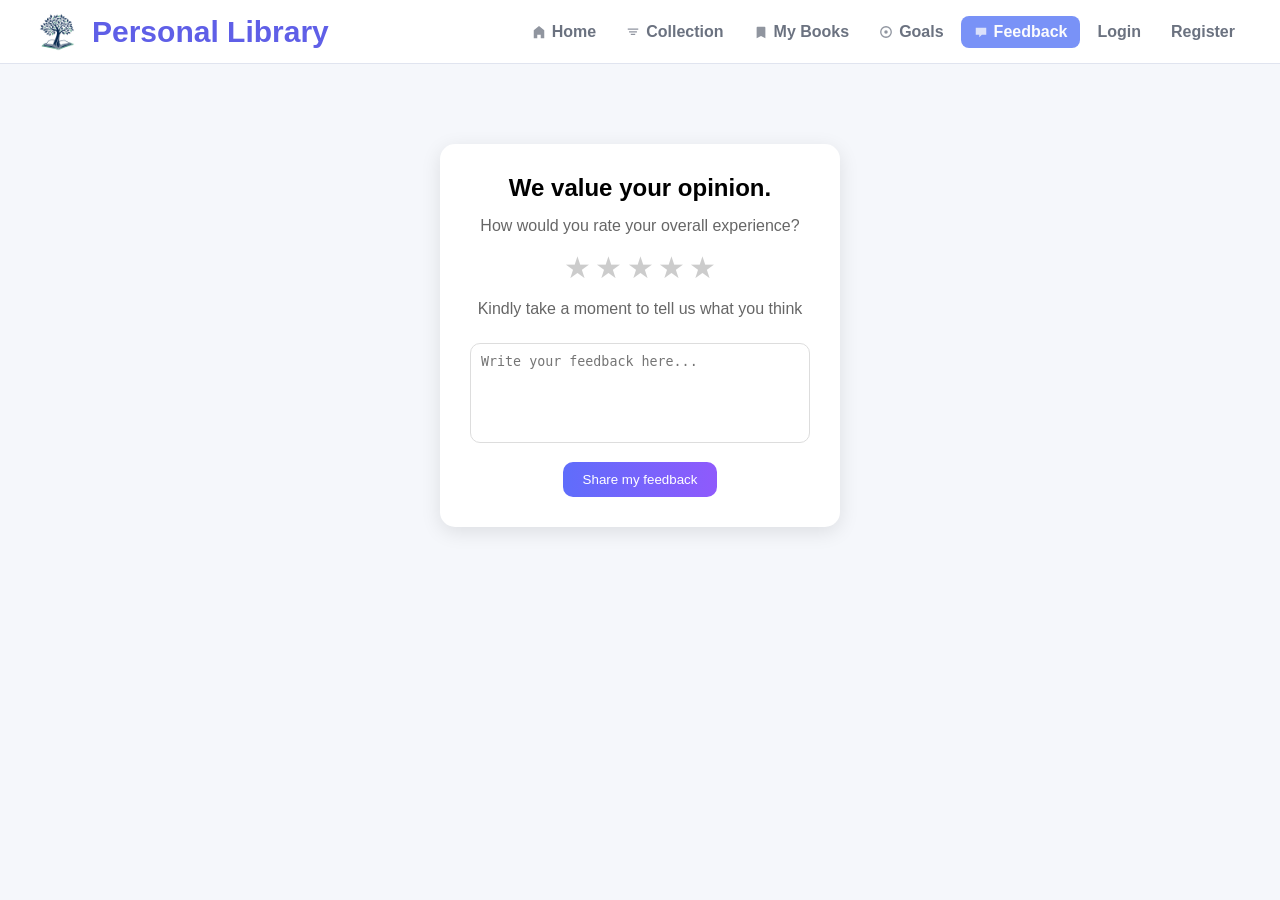
<file: feedback.html>
<!DOCTYPE html>
<html lang="en">
<head>
  <meta charset="UTF-8">
  <meta name="viewport" content="width=device-width, initial-scale=1.0">
  <title>Feedback</title>
  <link rel="stylesheet" href="feedback.css">
  <link rel="stylesheet" href="nav.css">
</head>
<body>
<!--Common nav bar section-->
    <nav>
  <!-- Logo -->
  
  <a href="#" class="logo">
     <img src="./image/logo.jpeg" alt="logo" height="50px" width="50px">
    Personal Library
  </a>
<!-- Hamburger Icon -->
<div class="menu-toggle" id="menu-toggle">
  ☰
</div>
  <!-- Nav Links -->
  <ul class="nav-links">
    <li>
      <a href="home.html" >
        <svg viewBox="0 0 16 16" fill="currentColor"><path d="M8 1L2 6v9h4v-4h4v4h4V6L8 1z"/></svg>
        Home
      </a>
    </li>
    <li>
      <a href="collections.html">
        <svg viewBox="0 0 16 16" fill="currentColor"><path d="M2 4h12v1.5H2zm1.5 3h9v1.5h-9zm2 3h5v1.5h-5z"/></svg>
        Collection
      </a>
    </li>
    <li>
      <a href="mybooks.html">
        <svg viewBox="0 0 16 16" fill="currentColor"><path d="M4 2h8a1 1 0 011 1v12l-5-2.5L3 15V3a1 1 0 011-1z"/></svg>
        My Books
      </a>
    </li>
    <li>
      <a href="goals.html">
        <svg viewBox="0 0 16 16" fill="currentColor"><circle cx="8" cy="8" r="6" stroke="currentColor" stroke-width="1.5" fill="none"/><circle cx="8" cy="8" r="2" fill="currentColor"/></svg>
        Goals
      </a>
    </li>
    <li>
      <a href="feedback.html" class="active">
        <svg viewBox="0 0 16 16" fill="currentColor"><path d="M2 3h12v8H9l-3 3V11H2z"/></svg>
        Feedback
      </a>
    </li>
    <li>
      <a href="index.html" >
       Login
      </a>
    </li>
    <li>
      <a href="register.html" >
        Register
      </a>
    </li>
  </ul>

</nav>

  <!-- <nav class="navbar">
    <h2 class="logo">📚 Personal Book Tracker</h2>

    <div class="menu-toggle" onclick="toggleMenu()">☰</div>

    <ul class="nav-links" id="navLinks">
      <li><a href="home.html">🏠 Home</a></li>
      <li><a href="collections.html">📂 Collection</a></li>
      <li><a href="mybooks.html">📘 My Books</a></li>
      <li><a href="goals.html">🎯 Goals</a></li>
      <li><a href="feedback.html" class="active">💬 Feedback</a></li>
      <li><a href="index.html">Login</a></li>
      <li><a href="register.html">Register</a></li>
    </ul>
  </nav> -->

  <div class="feedback-container">
    <h2>We value your opinion.</h2>
    <p>How would you rate your overall experience?</p>

    <div class="stars" id="stars">
      <span onclick="rate(1)">★</span>
      <span onclick="rate(2)">★</span>
      <span onclick="rate(3)">★</span>
      <span onclick="rate(4)">★</span>
      <span onclick="rate(5)">★</span>
    </div>

    <p>Kindly take a moment to tell us what you think</p>

    <textarea placeholder="Write your feedback here..."></textarea>
    <button onclick="submitFeedback()">Share my feedback</button>
  </div>

  <script src="feedback.js"></script>
  <script src="nav.js"></script>
</body>
</html>
</file>
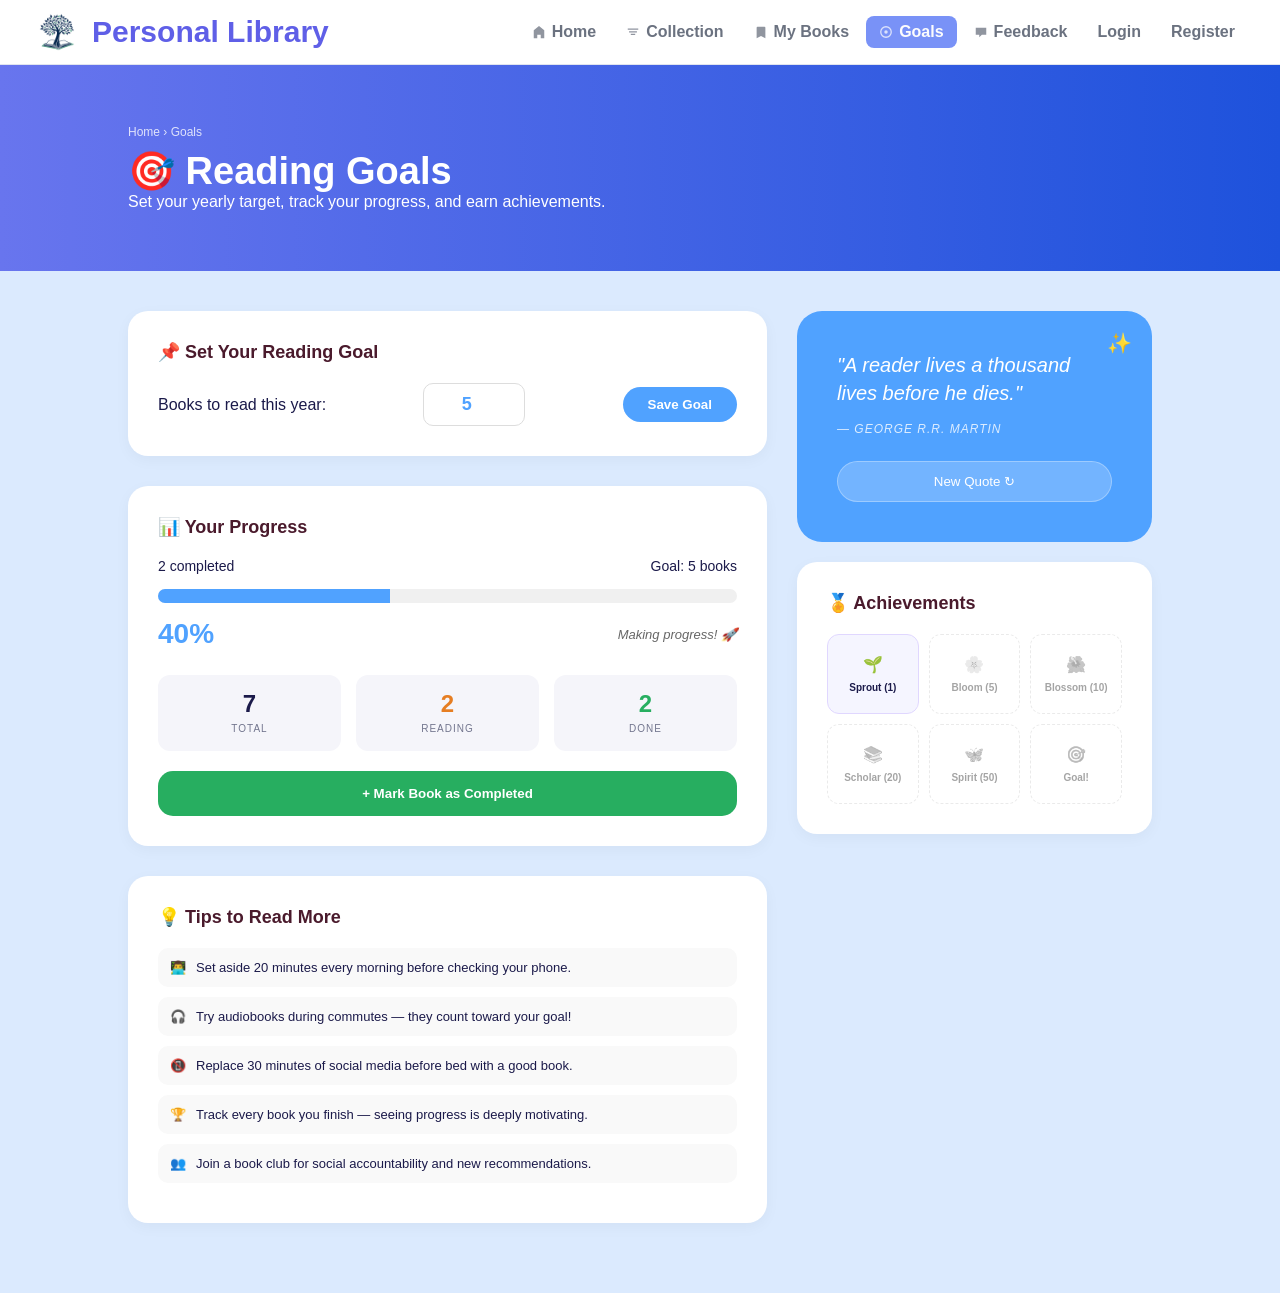
<file: goals.html>
<!doctype html>
<html lang="en">
  <head>
    <meta charset="UTF-8" />
    <meta name="viewport" content="width=device-width, initial-scale=1.0" />
    <title>Reading Goals - BookNest</title>
    <link
      href="https://fonts.googleapis.com/css2?family=Roboto:wght@300;400;500;700&display=swap"
      rel="stylesheet" />
    <link rel="stylesheet" href="goalsstyle.css" />

<link rel="stylesheet" href="nav.css">
  </head>
  <body>
   <!--Common nav bar section-->
    <nav>
  <!-- Logo -->
  
  <a href="#" class="logo">
     <img src="./image/logo.jpeg" alt="logo" height="50px" width="50px">
    Personal Library
  </a>
  <!-- Hamburger Icon -->
<div class="menu-toggle" id="menu-toggle">
  ☰
</div>

  <!-- Nav Links -->
  <ul class="nav-links">
    <li>
      <a href="home.html" >
        <svg viewBox="0 0 16 16" fill="currentColor"><path d="M8 1L2 6v9h4v-4h4v4h4V6L8 1z"/></svg>
        Home
      </a>
    </li>
    <li>
      <a href="collections.html">
        <svg viewBox="0 0 16 16" fill="currentColor"><path d="M2 4h12v1.5H2zm1.5 3h9v1.5h-9zm2 3h5v1.5h-5z"/></svg>
        Collection
      </a>
    </li>
    <li>
      <a href="mybooks.html">
        <svg viewBox="0 0 16 16" fill="currentColor"><path d="M4 2h8a1 1 0 011 1v12l-5-2.5L3 15V3a1 1 0 011-1z"/></svg>
        My Books
      </a>
    </li>
    <li>
      <a href="goals.html" class="active">
        <svg viewBox="0 0 16 16" fill="currentColor"><circle cx="8" cy="8" r="6" stroke="currentColor" stroke-width="1.5" fill="none"/><circle cx="8" cy="8" r="2" fill="currentColor"/></svg>
        Goals
      </a>
    </li>
    <li>
      <a href="feedback.html">
        <svg viewBox="0 0 16 16" fill="currentColor"><path d="M2 3h12v8H9l-3 3V11H2z"/></svg>
        Feedback
      </a>
    </li>
    <li>
      <a href="index.html" >
       Login
      </a>
    </li>
    <li>
      <a href="register.html" >
        Register
      </a>
    </li>
  </ul>

</nav>

    <!-- <nav class="main-nav">
      <div class="logo">📚 BookNest</div>
      <div class="nav-links">
        <a href="#" class="nav-item">Home</a>
        <a href="#" class="nav-item">Collection</a>
        <a href="#" class="nav-item">My Books</a>
        <a href="goals.html" class="nav-item active-tab">Goals</a>
        <a href="#" class="nav-item">Logout</a> -->
        <!-- <div class="profile-trigger nav-item">
          <span class="avatar">K</span>
          <span class="user-name">Kavi</span>
        </div> -->
      <!-- </div>
    </nav> -->
 
    <div class="hero-header">
      <div class="hero-content">
        <div class="breadcrumb">Home › Goals</div>
        <h1>🎯 Reading Goals</h1>
        <p>
          Set your yearly target, track your progress, and earn achievements.
        </p>
      </div>
    </div>

    <div class="content-grid">
      <div class="column-left">
        <div class="card">
          <div class="card-title">📌 Set Your Reading Goal</div>
          <div class="goal-setter">
            <label>Books to read this year:</label>
            <input type="number" id="goalInput" value="5" />
            <button class="btn-primary" onclick="saveGoal()">Save Goal</button>
          </div>
        </div>

        <div class="card">
          <div class="card-title">📊 Your Progress</div>
          <div class="progress-info">
            <span id="completedCount">2 completed</span>
            <span id="goalTargetDisplay" class="text-muted">Goal: 5 books</span>
          </div>
          <div class="progress-container">
            <div class="progress-bg">
              <div class="progress-fill" id="progressBar"></div>
            </div>
          </div>
          <div class="progress-footer">
            <span class="percentage-val" id="percentText">40%</span>
            <span class="status-text">Making progress! 🚀</span>
          </div>

          <div class="stats-row">
            <div class="stat-box">
              <span class="val">7</span>
              <span class="lbl">TOTAL</span>
            </div>
            <div class="stat-box">
              <span class="val color-orange">2</span>
              <span class="lbl">READING</span>
            </div>
            <div class="stat-box">
              <span class="val color-green" id="doneCount">2</span>
              <span class="lbl">DONE</span>
            </div>
          </div>

          <button class="btn-complete" onclick="markCompleted()">
            + Mark Book as Completed
          </button>
        </div>

        <div class="card">
          <div class="card-title">💡 Tips to Read More</div>
          <ul class="tips-list">
            <li>
              <span>👨‍💻</span> Set aside 20 minutes every morning before checking
              your phone.
            </li>
            <li>
              <span>🎧</span> Try audiobooks during commutes — they count toward
              your goal!
            </li>
            <li>
              <span>📵</span> Replace 30 minutes of social media before bed with
              a good book.
            </li>
            <li>
              <span>🏆</span> Track every book you finish — seeing progress is
              deeply motivating.
            </li>
            <li>
              <span>👥</span> Join a book club for social accountability and new
              recommendations.
            </li>
          </ul>
        </div>
      </div>

      <div class="column-right">
        <div class="quote-card">
          <div class="quote-stars">✨</div>
          <blockquote>
            "A reader lives a thousand lives before he dies."
          </blockquote>
          <cite>— GEORGE R.R. MARTIN</cite>
          <button class="btn-quote">New Quote ↻</button>
        </div>

        <div class="card" style="margin-top: 20px">
          <div class="card-title">🏅 Achievements</div>
          <div class="badge-grid">
            <div class="badge-item" id="badge-1">
              🌱 <span>Sprout (1)</span>
            </div>
            <div class="badge-item" id="badge-5">🌸 <span>Bloom (5)</span></div>
            <div class="badge-item" id="badge-10">
              🌺 <span>Blossom (10)</span>
            </div>
            <div class="badge-item" id="badge-20">
              📚 <span>Scholar (20)</span>
            </div>
            <div class="badge-item" id="badge-50">
              🦋 <span>Spirit (50)</span>
            </div>
            <div class="badge-item" id="badge-goal">🎯 <span>Goal!</span></div>
          </div>
        </div>
      </div>
    </div>

    <div id="toast" class="toast-popup">🎯 Goal saved! You can do it!</div>

    <script src="goalsscript.js"></script>
    <script src="nav.js"></script>
  </body>
</html>
</file>
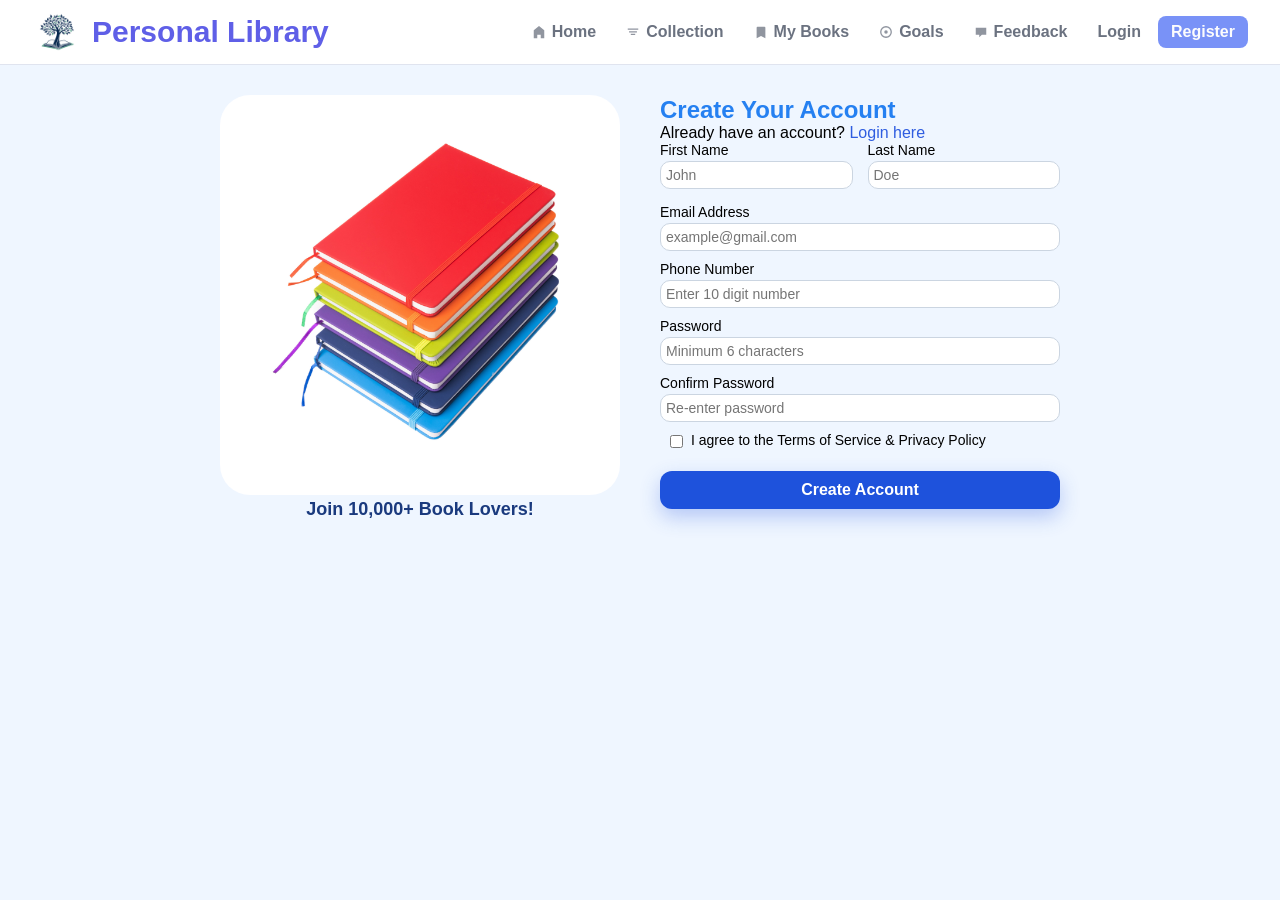
<file: register.html>
<!DOCTYPE html>
<html lang="en">
<head>
  <meta charset="UTF-8">
  <meta name="viewport" content="width=device-width, initial-scale=1.0">
  <title>Register</title>
  <!--Stylesheet Link-->
  <link rel="stylesheet" href="register.css">
  <link rel="stylesheet" href="nav.css">
 
</head>
<body class="main">
  
  <!--Common nav bar section-->
    <nav>
  <!-- Logo -->
  
  <a href="#" class="logo">
     <img src="./image/logo.jpeg" alt="logo" height="50px" width="50px">
    Personal Library
  </a>
<!-- Hamburger Icon -->
<div class="menu-toggle" id="menu-toggle">
  ☰
</div>
  <!-- Nav Links -->
  <ul class="nav-links">
    <li>
      <a href="home.html" >
        <svg viewBox="0 0 16 16" fill="currentColor"><path d="M8 1L2 6v9h4v-4h4v4h4V6L8 1z"/></svg>
        Home
      </a>
    </li>
    <li>
      <a href="collections.html">
        <svg viewBox="0 0 16 16" fill="currentColor"><path d="M2 4h12v1.5H2zm1.5 3h9v1.5h-9zm2 3h5v1.5h-5z"/></svg>
        Collection
      </a>
    </li>
    <li>
      <a href="mybooks.html">
        <svg viewBox="0 0 16 16" fill="currentColor"><path d="M4 2h8a1 1 0 011 1v12l-5-2.5L3 15V3a1 1 0 011-1z"/></svg>
        My Books
      </a>
    </li>
    <li>
      <a href="goals.html">
        <svg viewBox="0 0 16 16" fill="currentColor"><circle cx="8" cy="8" r="6" stroke="currentColor" stroke-width="1.5" fill="none"/><circle cx="8" cy="8" r="2" fill="currentColor"/></svg>
        Goals
      </a>
    </li>
    <li>
      <a href="feedback.html">
        <svg viewBox="0 0 16 16" fill="currentColor"><path d="M2 3h12v8H9l-3 3V11H2z"/></svg>
        Feedback
      </a>
    </li>
    <li>
      <a href="index.html" >
       Login
      </a>
    </li>
    <li>
      <a href="register.html"class="active" >
        Register
      </a>
    </li>
  </ul>

</nav>


<div class="card">

<!--Left Side-->
<div class="left">
<img src="./image/register.jpg" alt="Books">
<p>Join 10,000+ Book Lovers!</p>
</div>

<!--Right Side-->
<div class="right">
<h1>Create Your Account</h1>
<p>Already have an account? <a href="index.html">Login here</a></p>

<form id="regform">

  <div class="row">
<div class="form-group">
<label for="fname">First Name</label>
<input type="text" id="fname" name="fname" placeholder="John">
</div>

<div class="form-group">
<label for="lname">Last Name</label>
<input type="text" id="lname" name="lname" placeholder="Doe">
</div>
</div>
<div class="form-group">
<label for="email">Email Address</label>
<input type="email" id="email" name="email" placeholder="example@gmail.com">
</div>

<div class="form-group">
<label for="phone">Phone Number </label>
<input type="tel" id="phone" name="phone" placeholder="Enter 10 digit number" maxlength="10">
</div>

<div class="form-group">
<label for="pass">Password</label>
<input type="password" id="pass" name="pass"  placeholder="Minimum 6 characters">
</div>

<div class="form-group">
<label for="cpass">Confirm Password</label>
<input type="password" id="cpass" name="cpass" placeholder="Re-enter password">
</div>

<div class="check">
<input type="checkbox"  id="agree">
<label for="agree">I agree to the Terms of Service & Privacy Policy</label>
</div>

<button type="submit" class="btn">Create Account</button>

</form>

<p id="success" class="success">Account Created Successfully!</p>
</div>
</div>



  <!--Script Link-->
  <script src="register.js"></script>
  <script src="nav.js"></script>
</body>
</html>
</file>
<file: feedback.css>
/* Reset */
* {
  margin: 0;
  padding: 0;
  box-sizing: border-box;
}

/* Body */
body {

  background: #f5f7fb;
}

body{
   font-family: 'Segoe UI', sans-serif;
}
/*common nav bar*/
    nav {
      display: flex;
      align-items: center;
      justify-content: space-between;
      padding: 0 2rem;
      height: 64px;
      background: #ffffff;
      border-bottom: 1px solid #e0e4ef;
      position: sticky;
      top: 0px;
      z-index: 1000;
    }

    /* Logo */
    .logo {
      display: flex;
      align-items: center;
      gap: 10px;
      text-decoration: none;
      color: #5f5fe7;
      font-size: 30px;
      font-weight: 700;
    }

    .logo svg {
      width: 30px;
      height: 30px;
    }

    /* Nav Links */
    .nav-links {
      display: flex;
      align-items: center;
      gap: 4px;
      list-style: none;
    }

    .nav-links a {
      display: flex;
      align-items: center;
      gap: 6px;
      padding: 7px 13px;
      border-radius: 8px;
      text-decoration: none;
      font-size: 16px;
      color: #6b7280;
      transition: background 0.15s, color 0.15s;
        font-weight: 600;
    }

    .nav-links a:hover {
      background: #7992f7;
      color: #fcfcfd;
    }

    .nav-links a.active {
       color: #fcfcfd;
       background: #7992f7;
    }

    .nav-links a svg {
      width: 14px;
      height: 14px;
      opacity: 0.75;
    }

/* Navbar */
/* .navbar {
  display: flex;
  align-items: center;
  justify-content: space-between;
  padding: 0 2rem;
  height: 70px;
  background: #ffffff;
  border-bottom: 1px solid #e0e4ef;
  position: sticky;
  top: 0;
  z-index: 1000;
  position: relative;
}

/* Logo */
/* .logo {
  font-size: 28px;
  color: #5f5fe7;
  font-weight: 700;
} */

/* Nav links */
/* .nav-links {
  display: flex;
  align-items: center;
  gap: 10px;
  list-style: none;
}

.nav-links li {
  list-style: none;
}

.nav-links a {
  text-decoration: none;
  color: #6b7280;
  font-size: 16px;
  font-weight: 600;
  padding: 8px 14px;
  border-radius: 8px;
  transition: 0.3s;
} */

/* .nav-links a:hover {
  background: #7992f7;
  color: white;
}

.nav-links a.active {
  background: #7992f7;
  color: white;
}  */

/* Menu icon */
.menu-toggle {
  display: none;
  font-size: 28px;
  cursor: pointer;
}

/* Feedback section */
.feedback-container {
  width: 400px;
  margin: 80px auto;
  background: white;
  padding: 30px;
  border-radius: 15px;
  text-align: center;
  box-shadow: 0 5px 20px rgba(0, 0, 0, 0.1);
}

.feedback-container h2 {
  margin-bottom: 10px;
}

.feedback-container p {
  color: #666;
  margin: 15px 0;
}

/* Stars */
.stars span {
  font-size: 30px;
  cursor: pointer;
  color: #ccc;
}

.stars span.active {
  color: gold;
}

/* Textarea */
.feedback-container textarea {
  width: 100%;
  height: 100px;
  margin-top: 10px;
  padding: 10px;
  border-radius: 10px;
  border: 1px solid #ddd;
  resize: none;
}

/* Button */
.feedback-container button {
  margin-top: 15px;
  padding: 10px 20px;
  background: linear-gradient(to right, #5f6dfb, #8f5afc);
  color: white;
  border: none;
  border-radius: 10px;
  cursor: pointer;
}

/* Mobile styles */
@media (max-width: 1000px) {
  .menu-toggle {
    display: block;
    position: absolute;
    right: 20px;
    top: 20px;
  }

  .nav-links {
    position: fixed;
    top: 0;
    right: -100%;
    height: 100vh;
    width: 250px;
    background: white;
    flex-direction: column;
    padding-top: 80px;
    gap: 15px;
    transition: 0.3s ease;
    box-shadow: -5px 0 15px rgba(0, 0, 0, 0.1);
  }

  .nav-links.show {
    right: 0;
  }
}
</file>
<file: nav.css>
/* Hide menu icon */
.menu-toggle {
  display: none;
  font-size: 26px;
  cursor: pointer;
}

/* Mobile styles */
@media (max-width: 1000px) {

  .menu-toggle {
    display: block;
    position: absolute;   
    right: 20px;          
    top: 20px;           
  }

  .nav-links {
    position: fixed;
    top: 0;
    right: -100%;
    height: 100vh;
    width: 250px;
    background: white;
    flex-direction: column;
    padding-top: 80px;
    gap: 15px;
    transition: 0.3s ease;
    box-shadow: -5px 0 15px rgba(0,0,0,0.1);
  }

  .nav-links.show {
    right: 0;
  }
}
</file>
<file: goalsstyle.css>
/* GOOGLE FONTS IMPORTED VIA HTML LINK */
*{
  margin: 0px;
}
:root {
  --primary-magenta: #50A2FF;
  --dark-magenta: #2757be;
  --bg-pink:  #dbeafe;
  --card-bg: #ffffff;
  --text-dark: #1b1a4a;
  --text-muted: #73768e;
  --border-soft: #e0e2f0;
}

body {
  font-family: 'Segoe UI', sans-serif;
  background-color: var(--bg-pink);
  color: var(--text-dark);
}

/*common nav bar*/
    nav {
      display: flex;
      align-items: center;
      justify-content: space-between;
      padding: 0 2rem;
      height: 64px;
      background: #ffffff;
      border-bottom: 1px solid #e0e4ef;
      position: sticky;
      top: 0px;
        z-index: 1000;
    }

    /* Logo */
    .logo {
      display: flex;
      align-items: center;
      gap: 10px;
      text-decoration: none;
      color: #5f5fe7;
      font-size: 30px;
      font-weight: 700;
    }

    .logo svg {
      width: 30px;
      height: 30px;
    }

    /* Nav Links */
    .nav-links {
      display: flex;
      align-items: center;
      gap: 4px;
      list-style: none;
    }

    .nav-links a {
      display: flex;
      align-items: center;
      gap: 6px;
      padding: 7px 13px;
      border-radius: 8px;
      text-decoration: none;
      font-size: 16px;
      color: #6b7280;
      transition: background 0.15s, color 0.15s;
        font-weight: 600;
    }

    .nav-links a:hover {
      background: #7992f7;
      color: #fcfcfd;
    }

    .nav-links a.active {
       color: #fcfcfd;
       background: #7992f7;
    }

    .nav-links a svg {
      width: 14px;
      height: 14px;
      opacity: 0.75;
    }

/* HERO HEADER */
.hero-header {
  background: linear-gradient(90deg, #6875ee 0%, #1E52DC 100%);
  color: white;
  padding: 60px 10%;
}

.breadcrumb {
  font-size: 12px;
  opacity: 0.8;
  margin-bottom: 10px;
}
.hero-header h1 {
  margin: 0;
  font-size: 38px;
  display: flex;
  align-items: center;
  gap: 15px;
}

/* LAYOUT GRID */
.content-grid {
  display: grid;
  grid-template-columns: 1.8fr 1fr;
  gap: 30px;
  padding: 40px 10%;
}

.card {
  background: white;
  border-radius: 20px;
  padding: 30px;
  box-shadow: 0 4px 15px rgba(0, 0, 0, 0.04);
  margin-bottom: 30px;
}

.card-title {
  font-weight: 600;
  font-size: 18px;
  margin-bottom: 20px;
  color: #4a1a2c;
}

/* PROGRESS & STATS */
.progress-info {
  display: flex;
  justify-content: space-between;
  font-size: 14px;
  font-weight: 500;
}
.progress-bg {
  background: #f0f0f0;
  height: 14px;
  border-radius: 10px;
  margin: 15px 0;
  overflow: hidden;
}
.progress-fill {
  background: var(--primary-magenta);
  height: 100%;
  width: 0%;
  transition: width 0.6s ease;
}
.progress-footer {
  display: flex;
  justify-content: space-between;
  align-items: center;
}
.percentage-val {
  font-size: 28px;
  font-weight: 700;
  color: var(--primary-magenta);
}
.status-text {
  font-style: italic;
  font-size: 13px;
  color: #666;
}

.stats-row {
  display: flex;
  gap: 15px;
  margin-top: 25px;
}
.stat-box {
  flex: 1;
  background: #f5f5fa;
  padding: 15px;
  border-radius: 12px;
  text-align: center;
}
.val {
  display: block;
  font-size: 24px;
  font-weight: 700;
}
.lbl {
  font-size: 10px;
  letter-spacing: 1px;
  color: var(--text-muted);
}
.color-orange {
  color: #e67e22;
}
.color-green {
  color: #27ae60;
}

/* BUTTONS & INPUTS */
.btn-primary {
  background: var(--primary-magenta);
  color: white;
  border: none;
  padding: 10px 25px;
  border-radius: 20px;
  cursor: pointer;
  font-weight: 600;
}
.btn-complete {
  width: 100%;
  background: #27ae60;
  color: white;
  border: none;
  padding: 15px;
  border-radius: 15px;
  margin-top: 20px;
  font-weight: 600;
  cursor: pointer;
}

.goal-setter {
  display: flex;
  justify-content: space-between;
  align-items: center;
}
.goal-setter input {
  width: 80px;
  padding: 10px;
  border: 1px solid #dddddd;
  border-radius: 10px;
  text-align: center;
  font-size: 18px;
  font-weight: 700;
  color: var(--primary-magenta);
}

/* LISTS & QUOTES */
.tips-list {
  list-style: none;
  padding: 0;
}
.tips-list li {
  background: #f9f9f9;
  padding: 12px;
  border-radius: 10px;
  margin-bottom: 10px;
  display: flex;
  gap: 10px;
  font-size: 13px;
}

.quote-card {
  background: var(--primary-magenta);
  color: white;
  padding: 40px;
  border-radius: 25px;
  position: relative;
}
.quote-stars {
  position: absolute;
  top: 20px;
  right: 20px;
  font-size: 20px;
}
blockquote {
  font-size: 20px;
  font-style: italic;
  margin: 0 0 15px 0;
  line-height: 1.4;
}
cite {
  display: block;
  font-size: 12px;
  letter-spacing: 1px;
  opacity: 0.8;
  margin-bottom: 25px;
}
.btn-quote {
  width: 100%;
  background: rgba(255, 255, 255, 0.2);
  border: 1px solid rgba(255, 255, 255, 0.3);
  color: white;
  padding: 12px;
  border-radius: 25px;
  cursor: pointer;
}

/* ACHIEVEMENTS GRID */
.badge-grid {
  display: grid;
  grid-template-columns: 1fr 1fr 1fr;
  gap: 10px;
}
.badge-item {
  border: 1px dashed #cccccc;
  padding: 20px 5px;
  text-align: center;
  border-radius: 12px;
  opacity: 0.4;
  filter: grayscale(1);
  transition: 0.3s;
}
.badge-item span {
  display: block;
  font-size: 10px;
  font-weight: 700;
  margin-top: 8px;
}
.badge-item.active {
  opacity: 1;
  filter: grayscale(0);
  border: 1px solid #e0d7ff;
  background: #f5f5ff;
}

/* TOAST */
.toast-popup {
  position: fixed;
  bottom: 20px;
  right: 20px;
  background: #348b52;
  color: white;
  padding: 15px 30px;
  border-radius: 12px;
  display: none;
  z-index: 1000;
}

@media (max-width: 768px) {
  /* Navbar */
  nav {
    flex-direction: column;
    height: auto;
    padding: 10px;
    gap: 10px;
  }

  .nav-links {
    flex-wrap: wrap;
    justify-content: center;
  }



  /* Text size adjust */
  .logo {
    font-size: 22px;
  }

  .nav-links a {
    font-size: 14px;
  }

  .right h1 {
    font-size: 20px;
  }
}
</file>
<file: register.css>
*{
  margin: 0;
}
body{
   font-family: 'Segoe UI', sans-serif;
}
/*common nav bar*/
    nav {
      display: flex;
      align-items: center;
      justify-content: space-between;
      padding: 0 2rem;
      height: 64px;
      background: #ffffff;
      border-bottom: 1px solid #e0e4ef;
      position: sticky;
      top: 0px;
      z-index: 1000;
    }

    /* Logo */
    .logo {
      display: flex;
      align-items: center;
      gap: 10px;
      text-decoration: none;
      color: #5f5fe7;
      font-size: 30px;
      font-weight: 700;
    }

    .logo svg {
      width: 30px;
      height: 30px;
    }

    /* Nav Links */
    .nav-links {
      display: flex;
      align-items: center;
      gap: 4px;
      list-style: none;
    }

    .nav-links a {
      display: flex;
      align-items: center;
      gap: 6px;
      padding: 7px 13px;
      border-radius: 8px;
      text-decoration: none;
      font-size: 16px;
      color: #6b7280;
      transition: background 0.15s, color 0.15s;
        font-weight: 600;
    }

    .nav-links a:hover {
      background: #7992f7;
      color: #fcfcfd;
    }

    .nav-links a.active {
       color: #fcfcfd;
       background: #7992f7;
    }

    .nav-links a svg {
      width: 14px;
      height: 14px;
      opacity: 0.75;
    }

.main{
    background-color: #EFF6FF;
    
}
.card{
    display: flex;
    justify-content: center;
    align-items: center;
    gap: 40px;
  
}
.left{
   text-align: center;
}

.left img{
    width: 400px;
    height: 400px;
    border-radius: 30px;
    margin-top: 30px;
}
.left p{
    color: #1A3A7E;
    font-weight: bold;
    font-size: large;
}
/*right*/
.right{
    width: 100%;
    max-width: 400px;
}
.right h1{
  margin-top: 20px;
  font-weight: 600;
    color: #2580F1;
    font-size: 24px;
}
.right a{
    color: #2f5de0;
  text-decoration: none;
}
a:hover {
  color: #1e40af;
  text-decoration: underline;
}
/*textbox and labels*/
.form-group {
  display: flex;
  flex-direction: column;
  margin-bottom: 10px;
}
.row {
  display: flex;
  gap: 15px;
    margin-bottom: 5px;
}

.row .form-group {
  flex: 1;
   
}
label {
  margin-bottom: 3px;
  font-size: 14px;
}
input {
    width: 100%;
  padding: 5px;
  border-radius: 10px;
  border: 1px solid #cbd5e1;
  font-size: 14px;
  outline: none;
  transition: 0.3s;
  box-sizing: border-box;
}
input:focus {
  border-color: #3b82f6;
  box-shadow: 0 0 6px rgba(59, 130, 246, 0.4);
  background-color: #f0f6ff;
}
.check {
  display: flex;
  align-items: center;
  gap: 8px;
  margin: 10px;
}
.check input {
  width: auto;
}
/*Button*/
.btn{
    background-color: #1E52DC;
    color: white;
      width: 100%;
  padding: 10px;
   border: none;
  border-radius: 12px;
   font-size: 16px;
  font-weight: 600;
  cursor: pointer;
   transition: 0.3s;
    box-shadow: 0 8px 20px rgba(47, 93, 224, 0.3);
     margin-top: 10px;
}
.btn:hover {
  transform: translateY(-2px);
  box-shadow: 0 12px 25px rgba(47, 93, 224, 0.4);
}
/*toggle*/

.success{
  position: fixed;
  bottom: 20px;
  right: 20px;
  background: #22c55e;
  color: white;
  padding: 12px 20px;
  border-radius: 10px;
  font-weight: 600;
  box-shadow: 0 8px 20px rgba(0,0,0,0.2);
  opacity: 0;
  transform: translateY(20px);
  transition: all 0.4s ease;
  pointer-events: none;
}

.success.show{
      opacity: 1;
  transform: translateY(0);
}


/* Mobile Responsive */
@media (max-width: 768px) {

  /* Navbar */
  nav {
    flex-direction: column;
    height: auto;
    padding: 10px;
    gap: 10px;
  }

  .nav-links {
    flex-wrap: wrap;
    justify-content: center;
  }

  /* Card layout */
  .card {
    flex-direction: column;
    gap: 20px;
    padding: 10px;
  }

  /* Left image */
  .left img {
    width: 90%;
    height: auto;
  }

  /* Right form */
  .right {
    max-width: 100%;
  }

  /* Row → column */
  .row {
    flex-direction: column;
    gap: 10px;
  }

  /* Text size adjust */
  .logo {
    font-size: 22px;
  }

  .nav-links a {
    font-size: 14px;
  }

  .right h1 {
    font-size: 20px;
  }
}
</file>
